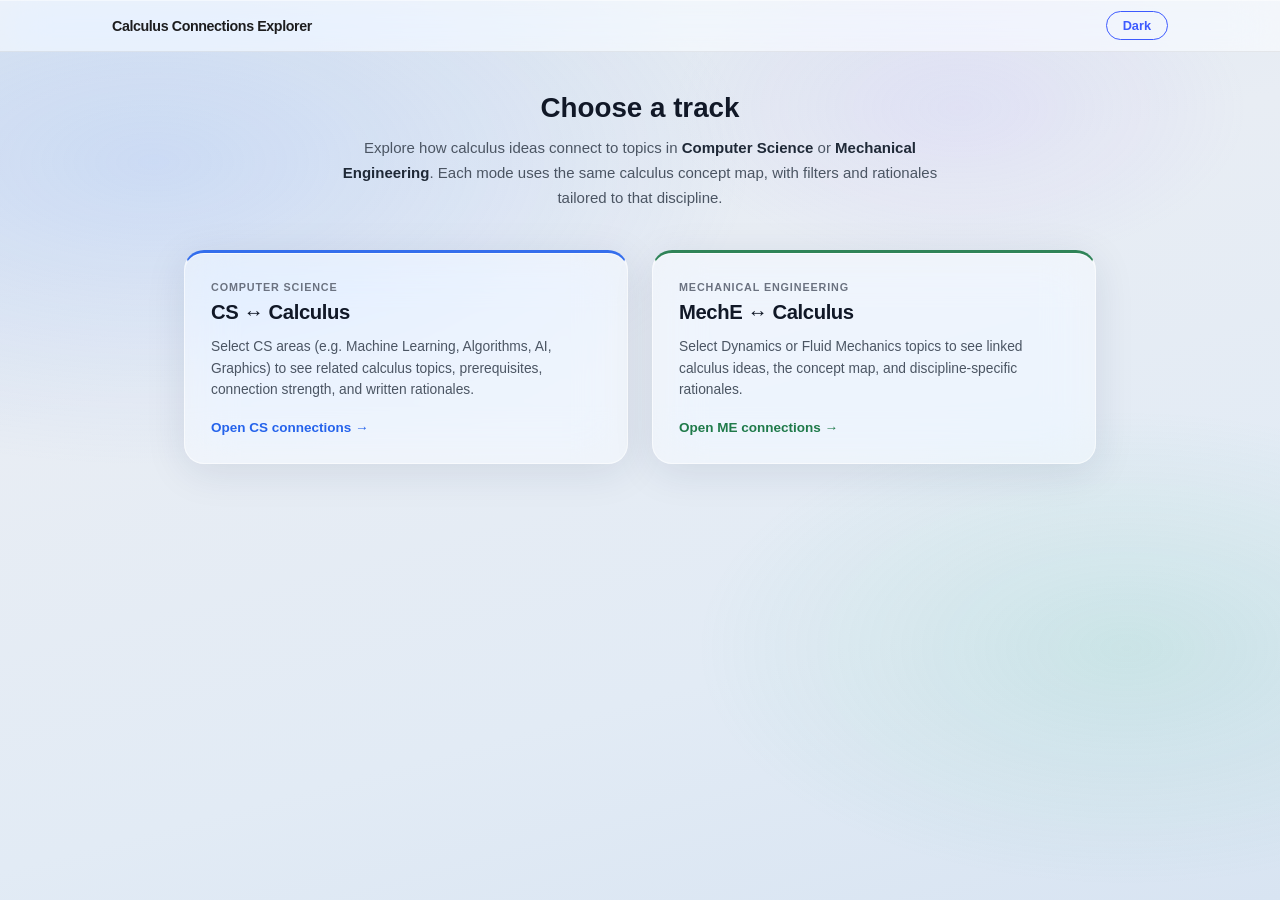
<file: index.html>
<!DOCTYPE html>
<html lang="en">
<head>
    <meta charset="UTF-8">
    <meta name="viewport" content="width=device-width, initial-scale=1.0">
    <title>Calculus Connections Explorer</title>
    <script>
        (function () {
            try {
                var t = localStorage.getItem('cce-theme');
                var dark = t === 'dark' || (!t && window.matchMedia && window.matchMedia('(prefers-color-scheme: dark)').matches);
                if (dark) document.documentElement.classList.add('theme-dark');
            } catch (e) { /* ignore */ }
        })();
    </script>
    <link rel="stylesheet" href="style.css">
</head>
<body class="home-body home-splash">
    <header class="app-top-bar app-top-bar--splash" role="banner">
        <div class="app-top-bar-inner">
            <span class="app-top-bar-brand app-top-bar-brand--current" aria-current="page">Calculus Connections Explorer</span>
            <div class="app-top-bar-actions">
                <button type="button" id="theme-toggle" class="theme-toggle" aria-pressed="false" title="Toggle dark mode">Dark</button>
            </div>
        </div>
    </header>

    <main class="home-main">
        <h1 class="home-title">Choose a track</h1>
        <p class="home-lead">
            Explore how calculus ideas connect to topics in <strong>Computer Science</strong> or <strong>Mechanical Engineering</strong>.
            Each mode uses the same calculus concept map, with filters and rationales tailored to that discipline.
        </p>

        <div class="home-grid" role="navigation" aria-label="Choose CS or Mechanical Engineering">
            <a href="cs.html" class="home-card home-card--cs">
                <span class="home-card-label">Computer Science</span>
                <span class="home-card-title">CS ↔ Calculus</span>
                <p class="home-card-desc">
                    Select CS areas (e.g. Machine Learning, Algorithms, AI, Graphics) to see related calculus topics,
                    prerequisites, connection strength, and written rationales.
                </p>
                <span class="home-card-cta">Open CS connections →</span>
            </a>

            <a href="meche/index.html" class="home-card home-card--me">
                <span class="home-card-label">Mechanical Engineering</span>
                <span class="home-card-title">MechE ↔ Calculus</span>
                <p class="home-card-desc">
                    Select Dynamics or Fluid Mechanics topics to see linked calculus ideas, the concept map,
                    and discipline-specific rationales.
                </p>
                <span class="home-card-cta">Open ME connections →</span>
            </a>
        </div>
    </main>

    <script src="theme-toggle.js"></script>
</body>
</html>
</file>
<file: style.css>
/* Basic Setup */
html {
    /* 锁定基础字号，整体比默认略小一号，平衡本地与线上视觉效果 */
    font-size: 15px;
    -webkit-text-size-adjust: 100%;
    text-size-adjust: 100%;
}

body, html {
    font-family: -apple-system, BlinkMacSystemFont, "Segoe UI", Roboto, Helvetica, Arial, sans-serif;
    margin: 0;
    padding: 0;
    background-color: #f9f9f9;
    height: 100vh;
    width: 100vw;
    overflow: hidden; /* Prevent body scroll */
}

h1, h2, h3, h4 {
    color: #333;
}

h1 {
    text-align: center;
    margin-top: 0;
}

/* Layout */
.container {
    display: flex;
    flex-direction: row;
    height: 100vh;
}

/* Full-width glass top bar (CS / ME); brand returns to home */
.app-top-bar {
    flex-shrink: 0;
    position: relative;
    z-index: 200;
    background: rgba(255, 255, 255, 0.55);
    -webkit-backdrop-filter: saturate(180%) blur(22px);
    backdrop-filter: saturate(180%) blur(22px);
    border-bottom: 1px solid rgba(0, 0, 0, 0.065);
    box-shadow: 0 1px 0 rgba(255, 255, 255, 0.45) inset;
}

.app-top-bar-inner {
    max-width: 1400px;
    margin: 0 auto;
    padding: 11px 22px;
    display: flex;
    align-items: center;
    justify-content: space-between;
    gap: 16px;
    box-sizing: border-box;
}

.app-top-bar-actions {
    display: flex;
    align-items: center;
    gap: 10px;
    flex-shrink: 0;
}

a.app-top-bar-brand {
    font-weight: 600;
    font-size: 0.95rem;
    color: #1d1d1f;
    text-decoration: none;
    letter-spacing: -0.028em;
    white-space: nowrap;
    overflow: hidden;
    text-overflow: ellipsis;
}

a.app-top-bar-brand:hover {
    opacity: 0.78;
}

.app-top-bar-brand--current {
    font-weight: 600;
    font-size: 0.95rem;
    color: #1d1d1f;
    letter-spacing: -0.028em;
}

html.theme-dark .app-top-bar {
    background: rgba(22, 27, 34, 0.55);
    border-bottom-color: rgba(255, 255, 255, 0.08);
    box-shadow: 0 1px 0 rgba(255, 255, 255, 0.06) inset;
}

html.theme-dark a.app-top-bar-brand,
html.theme-dark .app-top-bar-brand--current {
    color: #f5f5f7;
}

html.theme-dark a.app-top-bar-brand:hover {
    opacity: 0.85;
}

html:has(body.app-with-topbar) {
    height: 100%;
    overflow: hidden;
}

body.app-with-topbar {
    display: flex;
    flex-direction: column;
    height: 100vh;
    overflow: hidden;
}

body.app-with-topbar .container {
    flex: 1;
    min-height: 0;
    height: auto;
}

body.app-with-topbar .sidebar-left,
body.app-with-topbar .sidebar-right,
body.app-with-topbar .main-content {
    height: 100%;
    min-height: 0;
}

.sidebar-left {
    width: 260px;
    flex-shrink: 0;
    background-color: #f0f0f0;
    padding: 24px 20px;
    box-shadow: 2px 0 5px rgba(0,0,0,0.1);
    overflow-y: auto;
    height: 100vh;
    box-sizing: border-box; /* Include padding in height */
}

.sidebar-right {
    width: 450px;
    flex-shrink: 0;
    background-color: #f0f0f0;
    padding: 20px;
    box-shadow: -2px 0 5px rgba(0,0,0,0.1);
    overflow-y: auto;
    height: 100vh;
    box-sizing: border-box;
}

.main-content {
    flex-grow: 1;
    padding: 24px 28px;
    display: flex;
    flex-direction: column;
    height: 100vh;
    box-sizing: border-box;
    min-width: 0; /* Allow main content to shrink */
}

/* Sidebar sections */
.sidebar-header {
    display: flex;
    align-items: center;
    justify-content: space-between;
    margin-bottom: 24px;
    gap: 10px;
    flex-wrap: wrap;
}

.sidebar-header-actions {
    display: flex;
    align-items: center;
    gap: 8px;
    flex-shrink: 0;
}

.sidebar-header h2 {
    font-size: 1.3rem;
    margin: 0;
}

.theme-toggle,
.instructions-button,
.primary-btn,
.tertiary-btn {
    border: 1px solid #3d5afe;
    color: #3d5afe;
    background-color: transparent;
    border-radius: 20px;
    padding: 6px 16px;
    font-size: 0.85rem;
    font-weight: 600;
    cursor: pointer;
    transition: all 0.2s ease;
}

.theme-toggle:hover,
.instructions-button:hover,
.tertiary-btn:hover {
    background-color: rgba(61, 90, 254, 0.1);
}

.primary-btn {
    background-color: #3d5afe;
    color: #fff;
    border-radius: 24px;
    padding: 10px 24px;
    font-size: 0.95rem;
}

.primary-btn:hover {
    box-shadow: 0 6px 16px rgba(61, 90, 254, 0.35);
}

.tertiary-btn {
    width: 100%;
    margin-top: 12px;
}

.sidebar-section {
    margin-bottom: 28px;
}

.sidebar-section h3 {
    margin: 0 0 12px;
    font-size: 1rem;
    color: #374151;
    text-transform: uppercase;
    letter-spacing: 0.04em;
}

.cs-topic-tree,
.calculus-tree {
    display: flex;
    flex-direction: column;
    gap: 6px;
}

.tree-course,
.tree-core,
.tree-topic,
.cs-topic-button,
.cs-category-button {
    display: flex;
    align-items: center;
    justify-content: flex-start;
    padding: 10px 12px;
    border-radius: 8px;
    background: #ffffff;
    border: 1px solid #d1d5db;
    cursor: pointer;
    font-size: 0.9rem;
    line-height: 1.4;
    transition: all 0.2s ease;
    text-align: left;
}

/* CS Category Button - Visual distinction for main categories */
.cs-category-button {
    display: flex;
    align-items: center;
    justify-content: space-between;
    background: linear-gradient(135deg, #f8f9fa 0%, #e9ecef 100%);
    border: 2px solid #495057;
    font-weight: 600;
    font-size: 0.95rem;
    padding: 12px 14px;
    margin-bottom: 4px;
}

.cs-category-button:hover {
    background: linear-gradient(135deg, #e9ecef 0%, #dee2e6 100%);
    border-color: #343a40;
}

.cs-category-left {
    display: flex;
    align-items: center;
    gap: 8px;
    flex: 1;
}

.cs-category-name {
    font-weight: 600;
    color: #212529;
}

/* CS Topic Buttons - Sub-topics with indentation */
.cs-topic-button {
    margin-left: 24px;
    background: #f8f9fa;
    border: 1px solid #dee2e6;
    font-weight: 400;
    font-size: 0.85rem;
    padding: 8px 10px;
}

.cs-topic-button:hover {
    background: #e9ecef;
    border-color: #adb5bd;
}

.cs-topic-button.active {
    background: #e3f2fd;
    border-color: #2196f3;
    color: #1976d2;
    font-weight: 500;
}

/* Select All Checkbox - Inside category button */
.cs-select-all-checkbox {
    margin-left: auto;
    cursor: pointer;
    width: 18px;
    height: 18px;
    accent-color: #2563eb;
    flex-shrink: 0;
    margin-right: 0;
}

.tree-course > .course-checkbox,
.tree-core > .core-summary {
    margin-left: auto;
}

/* Calculus I - Blue theme */
.tree-course.calculus-i {
    background: linear-gradient(135deg, #e3f2fd 0%, #bbdefb 100%);
    border-color: #5DADE2;
    color: #1565c0;
}

.tree-course.calculus-i:hover {
    background: linear-gradient(135deg, #bbdefb 0%, #90caf9 100%);
    border-color: #2874A6;
}

/* Calculus II - Green theme */
.tree-course.calculus-ii {
    background: linear-gradient(135deg, #e8f5e9 0%, #c8e6c9 100%);
    border-color: #82E0AA;
    color: #2e7d32;
}

.tree-course.calculus-ii:hover {
    background: linear-gradient(135deg, #c8e6c9 0%, #a5d6a7 100%);
    border-color: #239B56;
}

/* Generic hover for other elements (not Calculus I/II) */
.tree-core:hover:not(.disabled),
.tree-topic:hover:not(.disabled),
.cs-topic-button:hover,
.cs-category-button:hover {
    border-color: #9ca3af;
    background-color: #f1f5f9;
}

.tree-course.active,
.tree-core.active,
.tree-topic.active,
.cs-topic-button.active {
    border-color: #2563eb;
    background-color: #dbeafe;
    color: #1d4ed8;
}

.tree-core,
.tree-topic {
    margin-left: 16px;
}

.tree-topic {
    font-weight: 500;
    text-align: left;
}

/* Disabled state for course children */
.tree-core.disabled,
.tree-topic.disabled {
    opacity: 0.4;
    cursor: not-allowed;
    pointer-events: none;
    background-color: #f5f5f5;
}

.tree-core.disabled .tree-core-left,
.tree-topic.disabled .topic-label {
    color: #9ca3af;
}

.tree-topic:disabled {
    opacity: 0.4;
    cursor: not-allowed;
    pointer-events: none;
    background-color: #f5f5f5;
}

/* CS topics without connections */
.cs-topic-button.cs-topic-no-connection {
    opacity: 0.5;
    cursor: not-allowed;
    background-color: #f5f5f5;
    color: #9ca3af;
}

.cs-topic-button.cs-topic-no-connection:hover {
    background-color: #f5f5f5;
    border-color: #d1d5db;
    color: #9ca3af;
}

.tree-course-left,
.tree-core-left {
    display: flex;
    align-items: center;
    gap: 8px;
    flex: 1;
    text-align: left;
}

.core-summary {
    font-size: 0.78rem;
    color: #6b7280;
}

.tree-toggle-icon {
    font-size: 0.85rem;
    opacity: 0.8;
}

.tree-children {
    display: none;
    flex-direction: column;
    gap: 6px;
    margin-top: 6px;
}

.tree-children.open {
    display: flex;
}

.course-checkbox {
    margin-right: 8px;
    accent-color: #2563eb;
}

.topic-label {
    display: flex;
    flex-direction: column;
    gap: 2px;
    text-align: left;
    align-items: flex-start;
}

.topic-label small {
    font-size: 0.75rem;
    color: #6b7280;
}

.course-selection-summary {
    font-size: 0.85rem;
    color: #6b7280;
    text-align: right;
}

.main-header {
    display: flex;
    align-items: center;
    justify-content: space-between;
    margin-bottom: 16px;
}

.chart-container {
    flex-grow: 1; /* Make chart container fill remaining space */
    width: auto;
    min-height: 0; /* Important for flex-grow to work in a column */
    border: 1px solid #ddd;
    background-color: #fff;
    border-radius: 12px;
    box-shadow: 0 2px 5px rgba(0,0,0,0.05);
    position: relative;
    display: flex;
    flex-direction: column;
    padding: 16px 18px;
    margin: 0 8px; /* Leave a small gap on both sides so the white panel doesn't visually sit on top of the gray sidebars */
    gap: 12px;
}

#chart {
    width: 100%;
    height: 100%;
}

/* Main header */
.main-title-group {
    display: flex;
    flex-direction: column;
    gap: 4px;
}

.main-title-group h1 {
    text-align: left; /* 覆盖全局 h1 居中，确保标题在中间区域左对齐 */
    margin: 0;
}

.main-title-group .main-subtitle {
    text-align: left;
}

.main-subtitle {
    margin: 0;
    font-size: 0.9rem;
    color: #6b7280;
}

.main-header-right {
    display: flex;
    align-items: flex-start;
    gap: 12px;
}

/* View tabs (list vs full map) */
.view-tabs {
    display: inline-flex;
    align-items: center;
    border-radius: 999px;
    padding: 2px;
    background-color: #e5e7eb;
    align-self: flex-start;
}

.view-tab {
    border: none;
    background: transparent;
    padding: 6px 14px;
    border-radius: 999px;
    font-size: 0.85rem;
    font-weight: 600;
    color: #4b5563;
    cursor: pointer;
    transition: all 0.15s ease;
}

.view-tab.active {
    background-color: #ffffff;
    color: #111827;
    box-shadow: 0 1px 3px rgba(15, 23, 42, 0.18);
}

.view-tab:not(.active):hover {
    color: #111827;
}

/* Calc list panel */
.calc-list-panel {
    display: flex;
    flex-direction: column;
    gap: 8px;
    flex: 1;
    min-height: 0;
}

.calc-list-header {
    display: flex;
    align-items: flex-start;
    justify-content: space-between;
    gap: 16px;
}

.cs-selection-summary {
    font-size: 0.85rem;
    color: #374151;
    max-width: 55%;
}

.calc-list-filters {
    display: flex;
    flex-wrap: wrap;
    gap: 12px;
    justify-content: flex-end;
}

.calc-filter {
    display: flex;
    flex-direction: column;
    gap: 4px;
    font-size: 0.8rem;
    color: #4b5563;
}

.calc-filter-control {
    display: flex;
    align-items: center;
    gap: 6px;
}

#connection-threshold {
    width: 120px;
}

#connection-threshold-value {
    font-variant-numeric: tabular-nums;
    min-width: 1.2em;
    text-align: right;
    color: #111827;
    font-weight: 600;
}

#calc-sort-mode {
    font-size: 0.8rem;
    padding: 4px 8px;
    border-radius: 999px;
    border: 1px solid #d1d5db;
    background-color: #f9fafb;
}

.calc-list-empty {
    margin-top: 8px;
}

.calc-topic-list {
    flex: 1;
    min-height: 0;
    overflow-y: auto;
    margin-top: 4px;
    display: flex;
    flex-direction: column;
    gap: 8px;
    padding-right: 4px;
}

.calc-topic-row {
    display: flex;
    align-items: center;
    gap: 10px;
    padding: 6px 6px;
    border-radius: 999px;
    background-color: transparent;
    transition: box-shadow 0.15s ease, background-color 0.15s ease;
    flex-wrap: wrap;
}

.calc-topic-row.active {
    box-shadow: 0 0 0 2px #2563eb33;
    background-color: #eff6ff;
}

.calc-pill {
    flex: 1;
    max-width: 100%;
    min-width: 0;
    border-radius: 999px;
    padding: 8px 16px;
    display: flex;
    align-items: center;
    justify-content: space-between;
    gap: 8px;
    color: #ffffff;
    font-size: 0.9rem;
    font-weight: 500;
    cursor: pointer;
    border: none;
    box-shadow: 0 2px 5px rgba(15, 23, 42, 0.25);
    transition: transform 0.12s ease, box-shadow 0.12s ease, filter 0.12s ease;
}

.calc-pill:hover {
    transform: translateY(-1px);
    box-shadow: 0 4px 10px rgba(15, 23, 42, 0.35);
    filter: brightness(1.03);
}

.calc-pill-label {
    display: block;
    white-space: nowrap;
    overflow: hidden;
    text-overflow: ellipsis;
}

.calc-pill-meta {
    font-size: 0.75rem;
    opacity: 0.9;
}

/* Category colors：统一为同一套偏蓝渐变，类别只在文本中体现，颜色仅编码连接强度 */
.calc-pill--limits {
    background: linear-gradient(135deg, #60a5fa, #1d4ed8);
}

.calc-pill--derivatives {
    background: linear-gradient(135deg, #60a5fa, #1d4ed8);
}

.calc-pill--sequences {
    background: linear-gradient(135deg, #60a5fa, #1d4ed8);
}

.calc-pill--integrals {
    background: linear-gradient(135deg, #60a5fa, #1d4ed8);
}

.calc-pill--other {
    background: linear-gradient(135deg, #60a5fa, #1d4ed8);
}

/* Calculus II pills：使用绿色渐变，与图中 Calculus II 节点保持一致 */
.calc-pill--calculus-ii {
    background: linear-gradient(135deg, #4CAF7D, #1F7A4A);
}

/* 无匹配 rationale 时的灰色状态 */
.calc-pill--no-rationale {
    background: linear-gradient(135deg, #e5e7eb, #9ca3af);
    color: #111827;
}

/* Heat levels：通过亮度/饱和度/透明度拉开强弱差异 */
.calc-pill--heat-1 {
    /* 弱连接：最亮、最淡、稍微透明 */
    filter: brightness(1.25) saturate(0.9);
    opacity: 0.85;
}

.calc-pill--heat-2 {
    /* 中连接：基准蓝色，不额外加强或削弱 */
    filter: brightness(1.0) saturate(1.0);
    opacity: 1;
}

.chart-panel {
    flex: 1;
    min-height: 0;
}

/* Rationale Display (in right sidebar) */
#rationale-display {
    margin-top: 0;
}

#rationale-display h3 {
    margin-top: 0;
}
#rationale-display h4 {
    margin-bottom: 5px;
    font-size: 1.1rem;
}
#rationale-level {
    font-size: 0.9rem;
    font-style: italic;
    color: #666;
    margin-top: 0;
}

#rationale-content h5 {
    margin-bottom: 5px;
    margin-top: 15px;
    color: #0056b3;
    border-bottom: 1px solid #eee;
    padding-bottom: 3px;
}
.rationale-item {
    font-size: 0.85rem;
    line-height: 1.4;
    margin-bottom: 10px;
    padding: 8px;
    background: #fff;
    border-radius: 4px;
    border: 1px solid #eee;
}
.rationale-item strong {
    color: #333;
}

/* Graph Styles */
.zoom-layer {
    cursor: grab;
}

.link {
    stroke: #64748b;
    stroke-opacity: 0.5;
    stroke-width: 1.5px;
    transition: all 0.3s ease;
    marker-end: url(#arrowhead);
}

.link:hover {
    stroke: #475569;
    stroke-opacity: 0.8;
    stroke-width: 2px;
}

.node {
    cursor: pointer;
    transition: filter 0.2s ease;
    filter: drop-shadow(0 2px 4px rgba(0, 0, 0, 0.2));
}

.node:hover {
    filter: drop-shadow(0 6px 12px rgba(0, 0, 0, 0.4));
}

.node-circle {
    stroke: #fff;
    stroke-width: 2.5px;
    transition: all 0.3s ease;
}

/* Calculus I - 蓝色渐变 */
.node-circle.calc-i { 
    fill: url(#gradient-calc-i);
}

/* Calculus II - 绿色渐变 */
.node-circle.calc-ii { 
    fill: url(#gradient-calc-ii);
}

.node-label {
    font-size: 12px;
    font-family: 'Segoe UI', Tahoma, Geneva, Verdana, sans-serif;
    font-weight: 600;
    pointer-events: none;
    fill: #2c3e50;
    text-shadow: 0 1px 2px rgba(255, 255, 255, 0.8);
}

/* Highlight/Faded/Selected States */
.node.selected .node-circle {
    stroke: #e74c3c;
    stroke-width: 4px;
    filter: drop-shadow(0 0 8px rgba(231, 76, 60, 0.6));
}

.node.cs-highlight .node-circle {
    stroke: #ff4d4f;
    stroke-width: 3px;
    filter: drop-shadow(0 0 12px rgba(255, 77, 79, 0.75));
}

.node.incoming .node-circle {
    stroke: #2563eb;
    stroke-width: 3px;
    filter: drop-shadow(0 0 10px rgba(37, 99, 235, 0.55));
}

.node.outgoing {
    opacity: 0.18;
    filter: grayscale(100%) blur(0.4px);
}

.node.course-hidden {
    opacity: 0;
    pointer-events: none;
}

.node.faded {
    opacity: 0.15;
    filter: grayscale(100%) drop-shadow(0 1px 2px rgba(0, 0, 0, 0.1));
}

.link.faded {
    opacity: 0.08;
    stroke-width: 1px;
}

.link.incoming-link {
    stroke: #2563eb;
    stroke-width: 2.4px;
    opacity: 0.85;
}

.link.outgoing-link {
    stroke: #94a3b8;
    opacity: 0.18;
}

.link.course-hidden {
    opacity: 0;
}

/* Tooltip (Simple one) */
.tooltip {
    position: absolute;
    text-align: center;
    padding: 10px 14px;
    font: 13px 'Segoe UI', sans-serif;
    background: #2c3e50;
    color: #fff;
    border: 0;
    border-radius: 8px;
    pointer-events: none;
    opacity: 0;
    transition: opacity 0.2s;
    box-shadow: 0 4px 12px rgba(0, 0, 0, 0.3);
    max-width: 300px;
    font-weight: 500;
}

/* CS Submenu Styles */
#cs-category-menu {
    margin-bottom: 10px;
}

.cs-submenu {
    margin-left: 15px;
    margin-top: 5px;
    margin-bottom: 10px;
    padding-left: 10px;
    border-left: 2px solid #ddd;
}

.submenu-btn {
    font-size: 0.85rem;
    padding: 6px 10px;
    margin-left: 0;
    margin-bottom: 3px;
    background-color: #fafafa;
}

.submenu-btn:hover {
    background-color: #f0f0f0;
    border-color: #bbb;
}

.submenu-btn.active {
    background-color: #e3f2fd;
    color: #1976d2;
    border-color: #1976d2;
    font-weight: 500;
}

.cs-category-btn {
    position: relative;
}

.cs-category-btn.active {
    background-color: #007bff;
    color: white;
}

/* Multi-node display styles */
.multi-node-title {
    font-size: 1rem;
    margin-top: 15px;
    margin-bottom: 5px;
    color: #333;
    font-weight: 600;
}

.multi-node-level {
    font-size: 0.85rem;
    font-style: italic;
    color: #666;
    margin-top: 0;
    margin-bottom: 10px;
}

.node-separator {
    border: none;
    border-top: 1px solid #e0e0e0;
    margin: 15px 0;
}

.no-rationale-message {
    color: #999;
    font-style: italic;
    padding: 10px;
    background: #f9f9f9;
    border-radius: 4px;
}

/* Instructions overlay */
.instructions-overlay {
    position: fixed;
    inset: 0;
    background: rgba(15, 23, 42, 0.75);
    display: flex;
    align-items: center;
    justify-content: center;
    z-index: 999;
    padding: 24px;
    box-sizing: border-box;
}

.instructions-overlay.hidden {
    display: none;
}

.instructions-modal {
    width: min(680px, 100%);
    background: #ffffff;
    border-radius: 16px;
    padding: 32px 36px;
    box-shadow: 0 18px 45px rgba(15, 23, 42, 0.2);
    position: relative;
}

.instructions-close {
    position: absolute;
    top: 18px;
    right: 18px;
    background: transparent;
    border: none;
    font-size: 1.5rem;
    cursor: pointer;
    color: #64748b;
    line-height: 1;
}

.instructions-modal h2 {
    margin-top: 0;
    margin-bottom: 8px;
    font-size: 1.6rem;
    color: #1f2937;
}

.instructions-tagline {
    margin-top: 0;
    margin-bottom: 20px;
    color: #4b5563;
    font-size: 0.95rem;
}

.instructions-steps {
    padding-left: 20px;
    margin-bottom: 24px;
    color: #374151;
    line-height: 1.6;
}

.instructions-steps li {
    margin-bottom: 12px;
}

.instructions-actions {
    display: flex;
    justify-content: flex-end;
}

.empty-state {
    margin-top: 40px;
    text-align: left;
}

.empty-state h3 {
    margin-top: 0;
    color: #1f2937;
}

.empty-state p {
    color: #4b5563;
    font-size: 0.9rem;
    line-height: 1.5;
}

.empty-state.hidden {
    display: none;
}

/* KaTeX MathML layer: hide visual duplicate text, keep only HTML rendering */
.katex .katex-mathml {
    display: none !important;
}

/* Utility */
.hidden {
    display: none;
}

/* -------------------------------------------------------------------------- */
/* Dark theme (html.theme-dark) — shared by CS and MechE sites              */
/* -------------------------------------------------------------------------- */
html.theme-dark {
    color-scheme: dark;
}

html.theme-dark body,
html.theme-dark {
    background-color: #0d1117;
    color: #adbac7;
}

html.theme-dark h1,
html.theme-dark h2,
html.theme-dark h3,
html.theme-dark h4 {
    color: #e6edf3;
}

html.theme-dark .sidebar-left,
html.theme-dark .sidebar-right {
    background-color: #161b22;
    box-shadow: 2px 0 12px rgba(0, 0, 0, 0.45);
}

html.theme-dark .sidebar-right {
    box-shadow: -2px 0 12px rgba(0, 0, 0, 0.45);
}

html.theme-dark .sidebar-section h3 {
    color: #8b949e;
}

html.theme-dark .theme-toggle,
html.theme-dark .instructions-button,
html.theme-dark .tertiary-btn {
    border-color: #7c9cff;
    color: #a8b9ff;
}

html.theme-dark .theme-toggle:hover,
html.theme-dark .instructions-button:hover,
html.theme-dark .tertiary-btn:hover {
    background-color: rgba(124, 156, 255, 0.12);
}

html.theme-dark .primary-btn {
    background-color: #4d6dff;
    border-color: #4d6dff;
    color: #fff;
}

html.theme-dark .main-subtitle,
html.theme-dark .course-selection-summary,
html.theme-dark .core-summary,
html.theme-dark .topic-label small {
    color: #8b949e;
}

html.theme-dark .chart-container {
    background-color: #21262d;
    border-color: #30363d;
    box-shadow: 0 2px 12px rgba(0, 0, 0, 0.35);
}

html.theme-dark .view-tabs {
    background-color: #30363d;
}

html.theme-dark .view-tab {
    color: #adbac7;
}

html.theme-dark .view-tab.active {
    background-color: #21262d;
    color: #f0f6fc;
    box-shadow: 0 1px 4px rgba(0, 0, 0, 0.45);
}

html.theme-dark .view-tab:not(.active):hover {
    color: #f0f6fc;
}

html.theme-dark .cs-selection-summary,
html.theme-dark .calc-filter {
    color: #adbac7;
}

html.theme-dark #connection-threshold-value {
    color: #f0f6fc;
}

html.theme-dark #calc-sort-mode {
    background-color: #21262d;
    border-color: #444c56;
    color: #adbac7;
}

html.theme-dark .calc-topic-row.active {
    background-color: rgba(77, 109, 255, 0.15);
    box-shadow: 0 0 0 2px rgba(77, 109, 255, 0.35);
}

html.theme-dark .calc-pill--no-rationale {
    background: linear-gradient(135deg, #30363d, #6e7681);
    color: #f0f6fc;
}

html.theme-dark .tree-course,
html.theme-dark .tree-core,
html.theme-dark .tree-topic,
html.theme-dark .cs-topic-button {
    background: #21262d;
    border-color: #444c56;
    color: #e6edf3;
}

html.theme-dark .cs-category-button {
    background: linear-gradient(135deg, #21262d 0%, #30363d 100%);
    border-color: #6e7681;
    color: #e6edf3;
}

html.theme-dark .cs-category-button:hover {
    background: linear-gradient(135deg, #30363d 0%, #3d444d 100%);
    border-color: #8b949e;
}

html.theme-dark .cs-category-name {
    color: #f0f6fc;
}

html.theme-dark .cs-topic-button {
    background: #1c2128;
    border-color: #444c56;
}

html.theme-dark .cs-topic-button:hover {
    background: #30363d;
    border-color: #6e7681;
}

html.theme-dark .cs-topic-button.active {
    background: rgba(77, 109, 255, 0.2);
    border-color: #7c9cff;
    color: #b6c7ff;
}

html.theme-dark .tree-core:hover:not(.disabled),
html.theme-dark .tree-topic:hover:not(.disabled) {
    border-color: #6e7681;
    background-color: #2d333b;
}

html.theme-dark .tree-course.active,
html.theme-dark .tree-core.active,
html.theme-dark .tree-topic.active {
    border-color: #7c9cff;
    background-color: rgba(77, 109, 255, 0.18);
    color: #dbe2ff;
}

html.theme-dark .tree-course.calculus-i {
    background: linear-gradient(135deg, #1a2f4a 0%, #1e3a5f 100%);
    border-color: #4a90c2;
    color: #a8d4f0;
}

html.theme-dark .tree-course.calculus-i:hover {
    background: linear-gradient(135deg, #1e3a5f 0%, #254a75 100%);
    border-color: #6ab0e0;
}

html.theme-dark .tree-course.calculus-ii {
    background: linear-gradient(135deg, #1a3d2e 0%, #1f4d3a 100%);
    border-color: #4caf7d;
    color: #b8f0d4;
}

html.theme-dark .tree-course.calculus-ii:hover {
    background: linear-gradient(135deg, #1f4d3a 0%, #256545 100%);
}

html.theme-dark .tree-core.disabled,
html.theme-dark .tree-topic.disabled,
html.theme-dark .tree-topic:disabled {
    background-color: #21262d;
    opacity: 0.45;
}

html.theme-dark .cs-topic-button.cs-topic-no-connection {
    background-color: #21262d;
    color: #6e7681;
}

html.theme-dark #rationale-level {
    color: #8b949e;
}

html.theme-dark #rationale-content h5 {
    color: #7cb8ff;
    border-bottom-color: #30363d;
}

html.theme-dark .rationale-item {
    background: #21262d;
    border-color: #30363d;
    color: #adbac7;
}

html.theme-dark .rationale-item strong {
    color: #e6edf3;
}

html.theme-dark .link {
    stroke: #6e7681;
    stroke-opacity: 0.55;
}

html.theme-dark .link:hover {
    stroke: #9aa4b2;
}

html.theme-dark .node-circle {
    stroke: #21262d;
}

html.theme-dark .node-label {
    fill: #e6edf3;
    text-shadow: 0 1px 3px rgba(0, 0, 0, 0.85);
}

html.theme-dark .cs-submenu {
    border-left-color: #444c56;
}

html.theme-dark .submenu-btn {
    background-color: #21262d;
    border-color: #444c56;
    color: #adbac7;
}

html.theme-dark .submenu-btn:hover {
    background-color: #30363d;
}

html.theme-dark .submenu-btn.active {
    background-color: rgba(77, 109, 255, 0.2);
    color: #b6c7ff;
    border-color: #7c9cff;
}

html.theme-dark .multi-node-title {
    color: #e6edf3;
}

html.theme-dark .multi-node-level {
    color: #8b949e;
}

html.theme-dark .node-separator {
    border-top-color: #30363d;
}

html.theme-dark .no-rationale-message {
    color: #8b949e;
    background: #21262d;
}

html.theme-dark .instructions-modal {
    background: #21262d;
    box-shadow: 0 18px 50px rgba(0, 0, 0, 0.55);
}

html.theme-dark .instructions-modal h2 {
    color: #f0f6fc;
}

html.theme-dark .instructions-tagline,
html.theme-dark .instructions-steps {
    color: #adbac7;
}

html.theme-dark .instructions-close {
    color: #8b949e;
}

html.theme-dark .empty-state h3 {
    color: #e6edf3;
}

html.theme-dark .empty-state p {
    color: #adbac7;
}

html.theme-dark .katex {
    color: #e6edf3;
}

/* -------------------------------------------------------------------------- */
/* Landing (index.html): mesh background + glass header & cards               */
/* -------------------------------------------------------------------------- */
html:has(body.home-body) {
    height: auto;
    min-height: 100vh;
    overflow-x: hidden;
    overflow-y: auto;
}

body.home-body {
    height: auto;
    min-height: 100vh;
    overflow-x: hidden;
    overflow-y: auto;
    display: flex;
    flex-direction: column;
    margin: 0;
    padding: 0;
    background-color: #eceff3;
}

body.home-splash {
    background: linear-gradient(165deg, #dde6f0 0%, #e8edf4 35%, #e2ebf5 70%, #d8e4f2 100%);
    position: relative;
}

body.home-splash::before {
    content: "";
    position: fixed;
    inset: 0;
    pointer-events: none;
    z-index: 0;
    background:
        radial-gradient(ellipse 90% 65% at 12% 18%, rgba(125, 170, 255, 0.22), transparent 52%),
        radial-gradient(ellipse 70% 55% at 88% 72%, rgba(90, 200, 160, 0.16), transparent 48%),
        radial-gradient(ellipse 50% 40% at 75% 12%, rgba(180, 150, 255, 0.12), transparent 45%);
}

body.home-splash .app-top-bar--splash {
    position: relative;
    z-index: 2;
}

html.theme-dark body.home-body {
    background-color: #0d1117;
}

html.theme-dark body.home-splash {
    background: linear-gradient(165deg, #0d1117 0%, #161b22 42%, #10151c 100%);
}

html.theme-dark body.home-splash::before {
    background:
        radial-gradient(ellipse 85% 60% at 15% 20%, rgba(77, 109, 255, 0.16), transparent 52%),
        radial-gradient(ellipse 65% 50% at 85% 75%, rgba(56, 170, 120, 0.1), transparent 50%);
}

.app-top-bar--splash .app-top-bar-inner {
    max-width: 1100px;
}

.home-main {
    position: relative;
    z-index: 2;
    flex: 1;
    max-width: 960px;
    margin: 0 auto;
    padding: 40px 24px 56px;
    width: 100%;
    box-sizing: border-box;
}

.home-title {
    text-align: center;
    margin: 0 0 12px;
    font-size: 1.85rem;
    color: #111827;
}

.home-lead {
    text-align: center;
    max-width: 640px;
    margin: 0 auto 40px;
    font-size: 1rem;
    line-height: 1.65;
    color: #4b5563;
}

.home-lead strong {
    color: #1f2937;
    font-weight: 600;
}

.home-grid {
    display: grid;
    grid-template-columns: repeat(auto-fit, minmax(280px, 1fr));
    gap: 24px;
    align-items: stretch;
}

.home-card {
    display: flex;
    flex-direction: column;
    padding: 28px 26px;
    border-radius: 20px;
    text-decoration: none;
    color: inherit;
    border: 1px solid rgba(255, 255, 255, 0.55);
    background: rgba(255, 255, 255, 0.42);
    -webkit-backdrop-filter: saturate(180%) blur(24px);
    backdrop-filter: saturate(180%) blur(24px);
    box-shadow:
        0 8px 40px rgba(15, 35, 75, 0.1),
        0 1px 0 rgba(255, 255, 255, 0.65) inset;
    transition: transform 0.22s ease, box-shadow 0.22s ease, border-color 0.22s ease, background 0.22s ease;
}

.home-card:hover {
    transform: translateY(-4px) scale(1.01);
    background: rgba(255, 255, 255, 0.58);
    border-color: rgba(255, 255, 255, 0.75);
    box-shadow:
        0 20px 50px rgba(15, 35, 75, 0.14),
        0 1px 0 rgba(255, 255, 255, 0.8) inset;
}

.home-card:focus {
    outline: 2px solid rgba(61, 90, 254, 0.55);
    outline-offset: 3px;
}

.home-card-label {
    font-size: 0.72rem;
    font-weight: 700;
    text-transform: uppercase;
    letter-spacing: 0.08em;
    color: #6b7280;
    margin-bottom: 8px;
}

.home-card-title {
    font-size: 1.35rem;
    font-weight: 700;
    color: #111827;
    margin-bottom: 12px;
    letter-spacing: -0.02em;
}

.home-card-desc {
    flex: 1;
    margin: 0 0 20px;
    font-size: 0.92rem;
    line-height: 1.55;
    color: #4b5563;
}

.home-card-cta {
    font-size: 0.9rem;
    font-weight: 600;
    color: #3d5afe;
    margin-top: auto;
}

.home-card--cs {
    border-top: 3px solid rgba(37, 99, 235, 0.92);
}

.home-card--cs:hover {
    border-top-color: #1d4ed8;
}

.home-card--cs .home-card-cta {
    color: #2563eb;
}

.home-card--me {
    border-top: 3px solid rgba(31, 122, 74, 0.92);
}

.home-card--me:hover {
    border-top-color: #16633b;
}

.home-card--me .home-card-cta {
    color: #1f7a4a;
}

html.theme-dark .home-title {
    color: #f0f6fc;
}

html.theme-dark .home-lead {
    color: #adbac7;
}

html.theme-dark .home-lead strong {
    color: #e6edf3;
}

html.theme-dark .home-card {
    background: rgba(30, 36, 44, 0.52);
    border-color: rgba(255, 255, 255, 0.1);
    box-shadow:
        0 12px 48px rgba(0, 0, 0, 0.45),
        0 1px 0 rgba(255, 255, 255, 0.08) inset;
}

html.theme-dark .home-card:hover {
    background: rgba(40, 48, 58, 0.62);
    border-color: rgba(255, 255, 255, 0.16);
    box-shadow:
        0 22px 56px rgba(0, 0, 0, 0.55),
        0 1px 0 rgba(255, 255, 255, 0.1) inset;
}

html.theme-dark .home-card-label {
    color: #8b949e;
}

html.theme-dark .home-card-title {
    color: #f0f6fc;
}

html.theme-dark .home-card-desc {
    color: #adbac7;
}

html.theme-dark .home-card--cs {
    border-top-color: #7c9cff;
}

html.theme-dark .home-card--cs .home-card-cta {
    color: #a8b9ff;
}

html.theme-dark .home-card--me {
    border-top-color: #4caf7d;
}

html.theme-dark .home-card--me .home-card-cta {
    color: #7ddbac;
}
</file>
